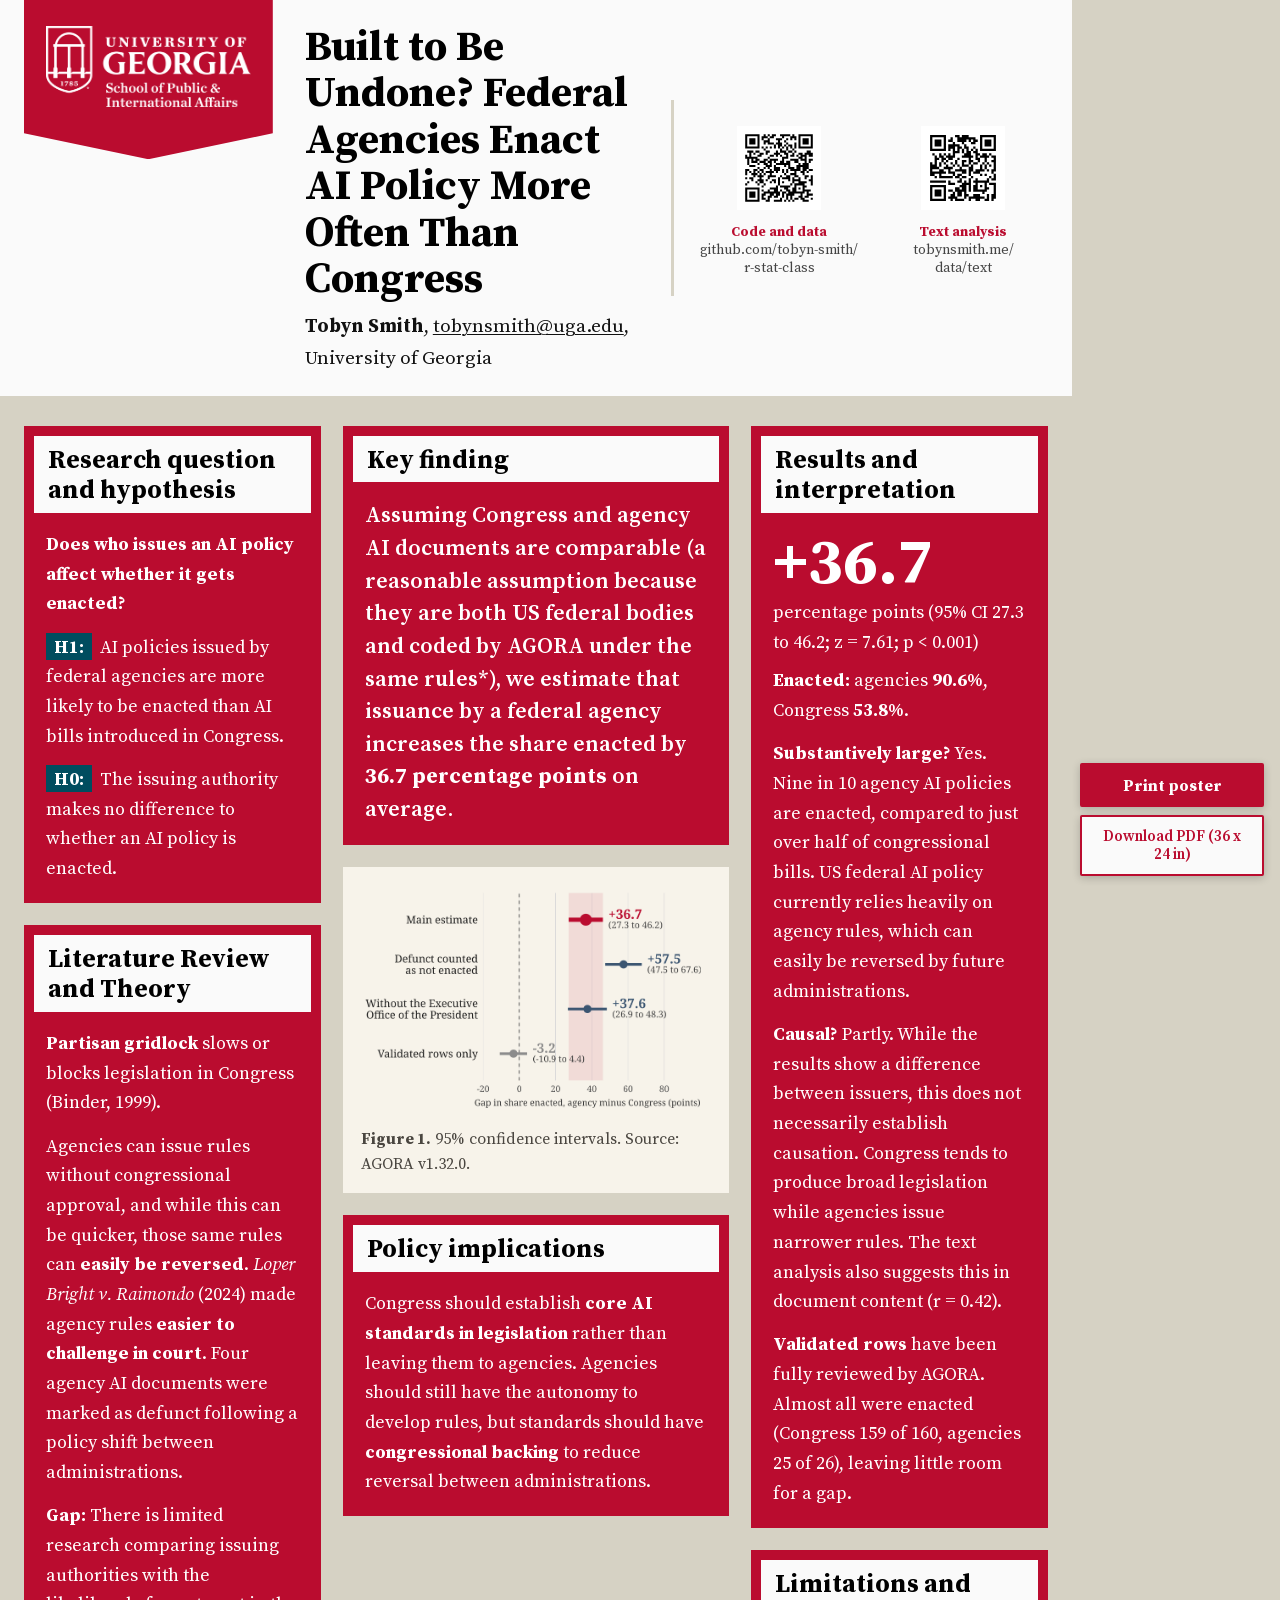
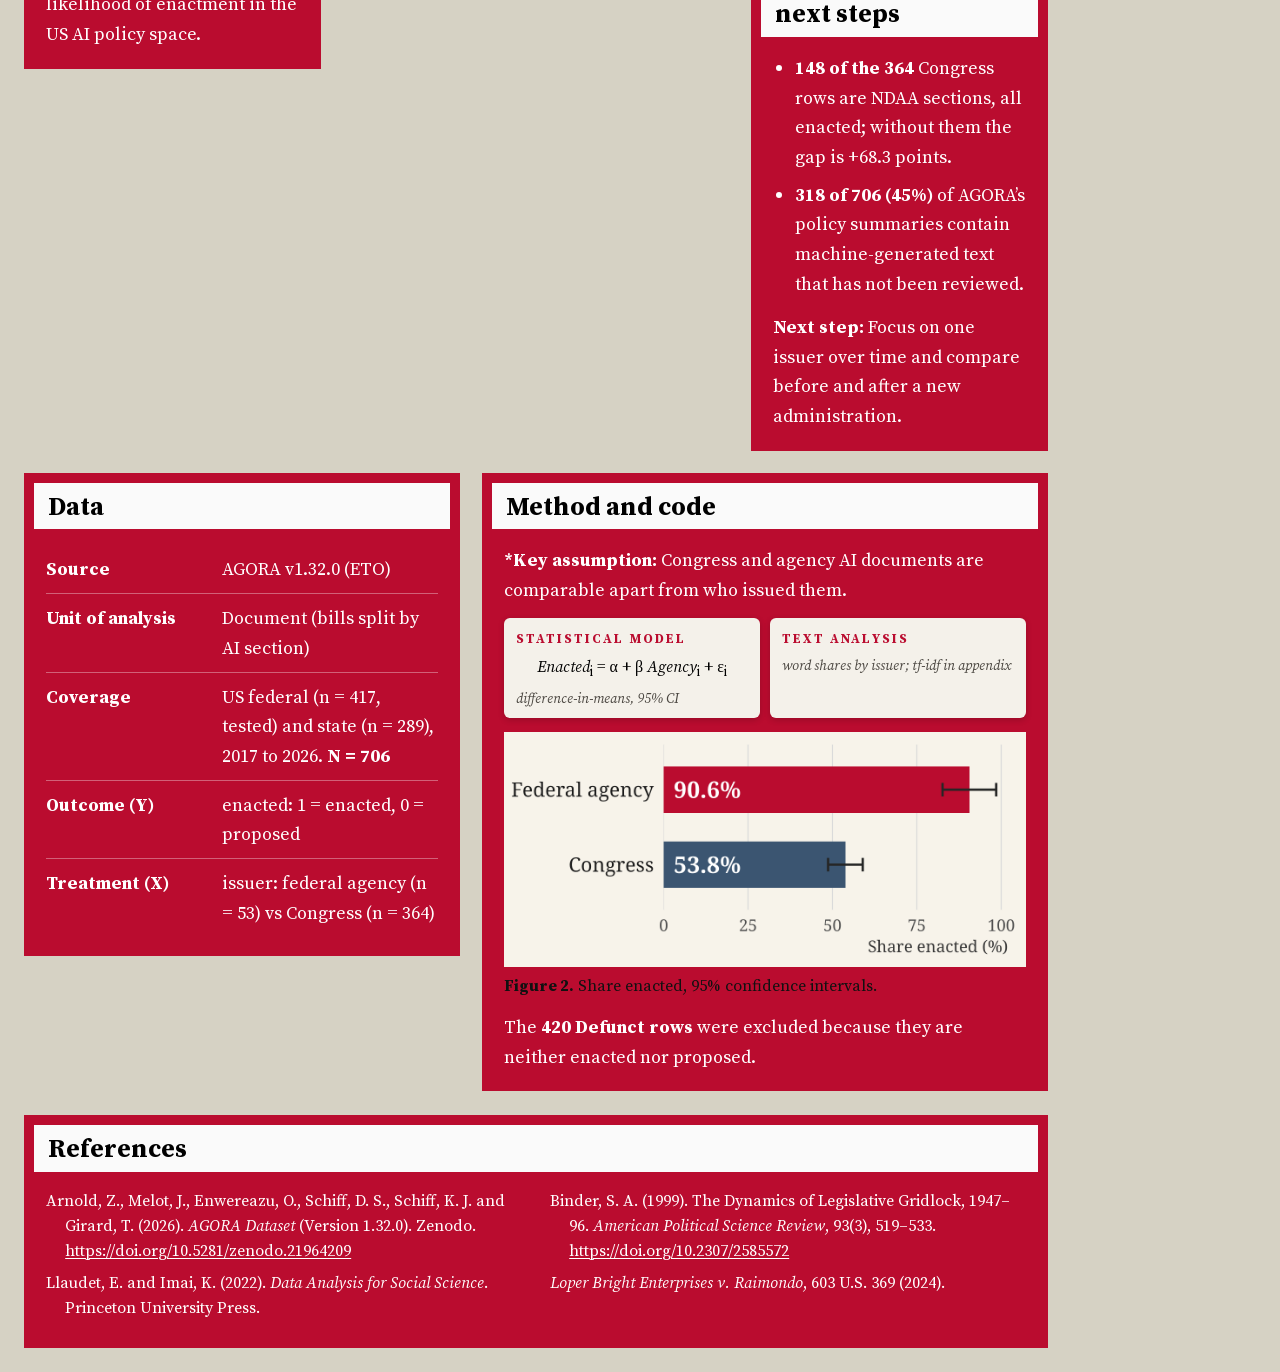
<file: site/index.html>
<!DOCTYPE html>
<html lang="en-GB">
<head>
<meta charset="utf-8">
<meta name="viewport" content="width=device-width, initial-scale=1">
<meta http-equiv="Content-Security-Policy" content="default-src 'self'; script-src 'self'; style-src 'self'; img-src 'self'; font-src 'self'; connect-src 'self'; object-src 'none'; base-uri 'self'; form-action 'none'">
<title>Built to Be Undone? Federal Agencies Enact AI Policy More Often Than Congress</title>
<meta name="author" content="Tobyn Smith">
<meta name="description" content="Does who issues an AI policy affect whether it gets enacted? Tobyn Smith, University of Georgia.">
<meta name="robots" content="noindex">
<meta name="theme-color" content="#BA0C2F">
<link rel="icon" href="/favicon.svg?v=2" type="image/svg+xml">
<link rel="preload" href="assets/fonts/sourceserifpro-regular.woff2" as="font" type="font/woff2" crossorigin>
<link rel="preload" href="assets/fonts/sourceserifpro-bold.woff2" as="font" type="font/woff2" crossorigin>
<link rel="stylesheet" href="assets/poster.css?v=6">
</head>
<body>
<header class="head">
 <div class="head-in">
  <div class="logo"><img src="assets/spia_logo_white.png" width="900" height="357" alt="University of Georgia School of Public and International Affairs"></div>
  <div class="head-text">
   <h1>Built to Be Undone? Federal Agencies Enact AI Policy More Often Than Congress</h1>
   <p class="byline"><b>Tobyn Smith</b>, <a href="mailto:tobynsmith@uga.edu">tobynsmith@uga.edu</a>, University of Georgia</p>
  </div>
<div class="qrpanel headqr">
  <a class="qrbig" href="https://github.com/tobyn-smith/r-stat-class">
   <img class="qrimg" src="assets/qr_code.svg" width="370" height="370" alt="QR code linking to github.com/tobyn-smith/r-stat-class">
   <span class="qrlab"><b>Code and data</b><br><span class="nw">github.com/tobyn-smith/</span><wbr><span class="nw">r-stat-class</span></span>
  </a>
  <a class="qrbig" href="text/">
   <img class="qrimg" src="assets/qr_text.svg" width="370" height="370" alt="QR code linking to tobynsmith.me/data/text">
   <span class="qrlab"><b>Text analysis</b><br><span class="nw">tobynsmith.me/</span><wbr><span class="nw">data/text</span></span>
  </a>
 </div>
 </div>
</header>

<main class="grid">
<div class="col c1">
<section class="box">
  <h2>Research question and hypothesis</h2>
  <div class="pb">
   <p><b>Does who issues an AI policy affect whether it gets enacted?</b></p>
   <p><b class="tag">H1:</b> AI policies issued by federal agencies are more likely to be enacted than AI bills introduced in Congress.</p>
   <p><b class="tag">H0:</b> The issuing authority makes no difference to whether an AI policy is enacted.</p>
  </div>
 </section>
<section class="box">
  <h2>Literature Review and Theory</h2>
  <div class="pb">
   <p><b>Partisan gridlock</b> slows or blocks legislation in Congress (Binder, 1999).</p>
   <p>Agencies can issue rules without congressional approval, and while this can be quicker, those same rules can <b>easily be reversed</b>. <i>Loper Bright v. Raimondo</i> (2024) made agency rules <b>easier to challenge in court</b>. Four agency AI documents were marked as defunct following a policy shift between administrations.</p>
   <p><b>Gap:</b> There is limited research comparing issuing authorities with the likelihood of enactment in the US AI policy space.</p>
  </div>
 </section>
</div>
<div class="col c2">
<section class="box">
  <h2>Data</h2>
  <div class="pb">
   <dl class="dtable">
    <div><dt>Source</dt><dd>AGORA v1.32.0 (ETO)</dd></div>
    <div><dt>Unit of analysis</dt><dd>Document (bills split by AI section)</dd></div>
    <div><dt>Coverage</dt><dd>US federal (n = 417, tested) and state (n = 289), 2017 to 2026. <b>N = 706</b></dd></div>
    <div><dt>Outcome (Y)</dt><dd>enacted: 1 = enacted, 0 = proposed</dd></div>
    <div><dt>Treatment (X)</dt><dd>issuer: federal agency (n = 53) vs Congress (n = 364)</dd></div>
    
   </dl>
  </div>
 </section>
<section class="box">
  <h2>Method and code</h2>
  <div class="pb">
<p><b>*Key assumption:</b> Congress and agency AI documents are comparable apart from who issued them.</p>
<div class="mpanels">
<div class="mpanel"><h3>Statistical model</h3><p class="meq"><i>Enacted</i><sub>i</sub> = &alpha; + &beta; <i>Agency</i><sub>i</sub> + &epsilon;<sub>i</sub></p><p class="mdesc">difference-in-means, 95% CI</p></div>
<div class="mpanel"><h3>Text analysis</h3><p class="mdesc">word shares by issuer; tf-idf in appendix</p></div>
</div>
<figure class="fig2"><img class="figimg" src="assets/fig_share.png" width="2400" height="1080" alt="Figure 2: share of AI documents enacted, federal agency 90.6% and Congress 53.8%, with 95% confidence intervals"><figcaption class="cap"><b>Figure 2.</b> Share enacted, 95% confidence intervals.</figcaption></figure>
 <p class="qrnote">The <b>420 Defunct rows</b> were excluded because they are neither enacted nor proposed.</p>

</section>
</div>
<div class="col c3">
<section class="box keyban">
<h2>Key finding</h2>
<div class="pb"><p class="sentence">Assuming Congress and agency AI documents are comparable (a reasonable assumption because they are both US federal bodies and coded by AGORA under the same rules*), we estimate that issuance by a federal agency increases the share enacted by <b>36.7 percentage points</b> on average.</p></div>
</section>
<section class="figcard">
<img class="figimg" src="assets/fig_gap_ci.png" width="3300" height="2160" alt="Figure 1: difference in share enacted, federal agency minus Congress, with 95% confidence intervals for the main estimate and three checks">
<p class="cap"><b>Figure 1.</b> 95% confidence intervals. Source: AGORA v1.32.0.</p>
</section>
<section class="box policy">
  <h2>Policy implications</h2>
  <div class="pb"><p>Congress should establish <b>core AI standards in legislation</b> rather than leaving them to agencies. Agencies should still have the autonomy to develop rules, but standards should have <b>congressional backing</b> to reduce reversal between administrations.</p></div>
 </section>
</div>
<div class="col c4">
<section class="box">
  <h2>Results and interpretation</h2>
  <div class="pb">
<div class="headnum"><div class="num">+36.7</div><span>percentage points (95% CI 27.3 to 46.2; z&nbsp;=&nbsp;7.61; p&nbsp;&lt;&nbsp;0.001)</span></div>
<div class="twocol">
<div><p><b>Enacted:</b> agencies <b>90.6%</b>, Congress <b>53.8%</b>.</p><p><b>Substantively large?</b> Yes. Nine in 10 agency AI policies are enacted, compared to just over half of congressional bills. US federal AI policy currently relies heavily on agency rules, which can easily be reversed by future administrations.</p></div>
<div><p><b>Causal?</b> Partly. While the results show a difference between issuers, this does not necessarily establish causation. Congress tends to produce broad legislation while agencies issue narrower rules. The text analysis also suggests this in document content (r = 0.42).</p></div>
</div>
<p><b>Validated rows</b> have been fully reviewed by AGORA. Almost all were enacted (Congress 159 of 160, agencies 25 of 26), leaving little room for a gap.</p>
</div>
 </section>
<section class="box limits">
  <h2>Limitations and next steps</h2>
  <div class="pb">
   <ul class="lim"><li><b>148 of the 364</b> Congress rows are NDAA sections, all enacted; without them the gap is +68.3 points.</li><li><b>318 of 706 (45%)</b> of AGORA&rsquo;s policy summaries contain machine-generated text that has not been reviewed.</li></ul>
   <p class="after-list"><b>Next step:</b> Focus on one issuer over time and compare before and after a new administration.</p>
  </div>
 </section>
</div>
</main>
<div class="refwrap">
<section class="box refs refstrip">
  <h2>References</h2>
  <div class="pb">
   <p>Arnold, Z., Melot, J., Enwereazu, O., Schiff, D. S., Schiff, K. J. and Girard, T. (2026). <i>AGORA Dataset</i> (Version 1.32.0). Zenodo. <a href="https://doi.org/10.5281/zenodo.21964209">https://doi.org/10.5281/zenodo.21964209</a></p><p>Binder, S. A. (1999). The Dynamics of Legislative Gridlock, 1947&ndash;96. <i>American Political Science Review</i>, 93(3), 519&ndash;533. <a href="https://doi.org/10.2307/2585572">https://doi.org/10.2307/2585572</a></p><p>Llaudet, E. and Imai, K. (2022). <i>Data Analysis for Social Science</i>. Princeton University Press.</p><p><i>Loper Bright Enterprises v. Raimondo</i>, 603 U.S. 369 (2024).</p>
  </div>
 </section>
</div>

<nav class="print-tools" aria-label="Print or download the poster">
 <button type="button" class="print-btn" id="print-poster" data-href="print.html?print=1">Print poster</button>
 <a class="print-pdf" href="poster_36x24.pdf" download="poster_36x24.pdf">Download PDF (36 x 24 in)</a>
</nav>
<div class="tip" id="tip" hidden></div>
<script src="assets/poster.js?v=5"></script>
<script src="assets/print-btn.js?v=5"></script>
</body>
</html>
</file>
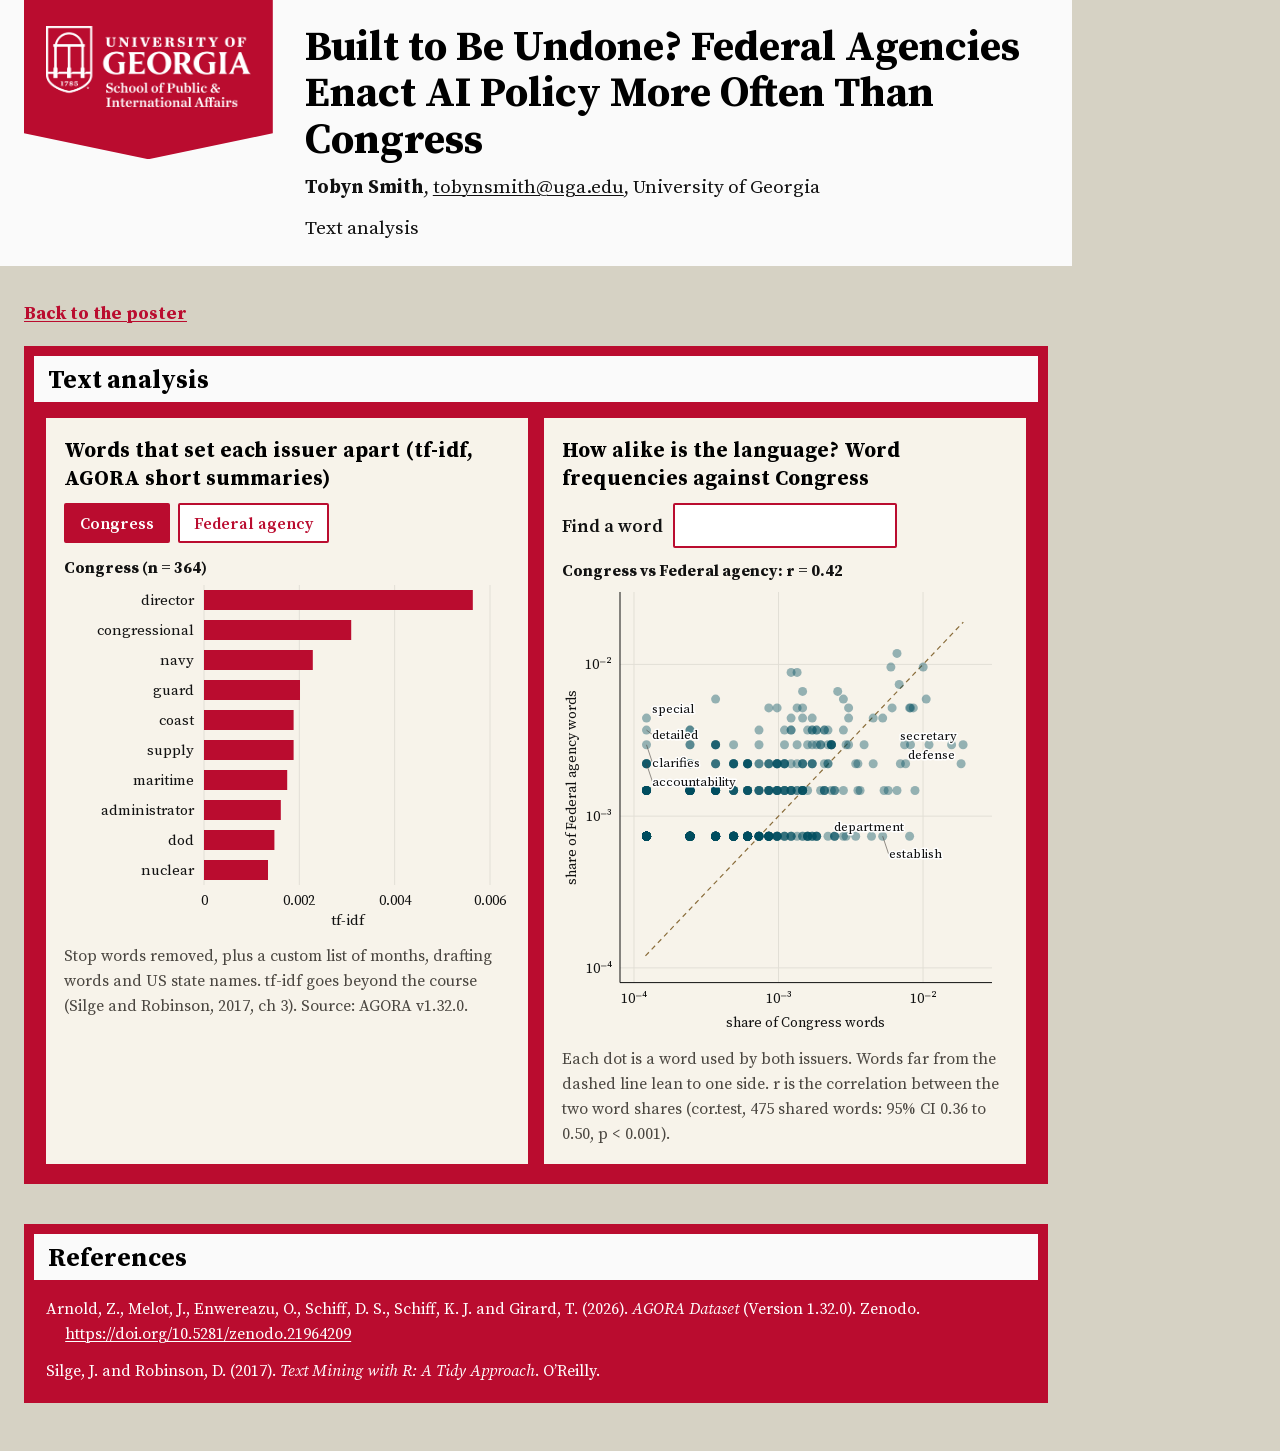
<file: site/text/index.html>
<!DOCTYPE html>
<html lang="en-GB">
<head>
<meta charset="utf-8">
<meta name="viewport" content="width=device-width, initial-scale=1">
<meta http-equiv="Content-Security-Policy" content="default-src 'self'; script-src 'self'; style-src 'self'; img-src 'self'; font-src 'self'; connect-src 'self'; object-src 'none'; base-uri 'self'; form-action 'none'">
<title>Text analysis &ndash; Built to Be Undone? Federal Agencies Enact AI Policy More Often Than Congress</title>
<meta name="author" content="Tobyn Smith">
<meta name="description" content="Text analysis for Tobyn Smith&rsquo;s US AI policy data project, University of Georgia.">
<meta name="robots" content="noindex">
<meta name="theme-color" content="#BA0C2F">
<link rel="icon" href="/favicon.svg?v=2" type="image/svg+xml">
<link rel="preload" href="../assets/fonts/sourceserifpro-regular.woff2" as="font" type="font/woff2" crossorigin>
<link rel="preload" href="../assets/fonts/sourceserifpro-bold.woff2" as="font" type="font/woff2" crossorigin>
<link rel="stylesheet" href="../assets/poster.css?v=5">
<link rel="stylesheet" href="text.css?v=6">
</head>
<body>
<header class="head">
 <div class="head-in">
  <div class="logo"><img src="../assets/spia_logo_white.png" width="900" height="357" alt="University of Georgia School of Public and International Affairs"></div>
  <div class="head-text">
   <h1>Built to Be Undone? Federal Agencies Enact AI Policy More Often Than Congress</h1>
   <p class="byline"><b>Tobyn Smith</b>, <a href="mailto:tobynsmith@uga.edu">tobynsmith@uga.edu</a>, University of Georgia</p>
   <p class="byline">Text analysis</p>
  </div>
 </div>
</header>

<p class="back"><a href="../">Back to the poster</a></p>

<section class="text-an" aria-labelledby="ta-h">
 <div class="ta-in">
  <section class="box">
   <h2 id="ta-h">Text analysis</h2>
   <div class="chips ta-tabs" role="group" aria-label="Chart">
    <button type="button" class="chip" data-tab="tf" aria-pressed="true">Distinct words</button>
    <button type="button" class="chip" data-tab="sc" aria-pressed="false">Shared words</button>
   </div>
   <div class="pb ta-grid">
    <div class="card ta-card" data-card="tf">
     <h3>Words that set each issuer apart (tf-idf, AGORA short summaries)</h3>
     <div class="chips" role="group" aria-label="Issuer">
      <button type="button" class="chip" data-tf="Congress" aria-pressed="true">Congress</button>
      <button type="button" class="chip" data-tf="Federal agency" aria-pressed="false">Federal agency</button>
     </div>
     <div class="chart" id="figTF"></div>
     <div class="readout" id="readTF" aria-live="polite"></div>
     <p class="cap">Stop words removed, plus a custom list of months, drafting words and US state names. tf-idf goes beyond the course (Silge and Robinson, 2017, ch 3). Source: AGORA v1.32.0.</p>
    </div>
    <div class="card ta-card sc-card" data-card="sc">
     <h3>How alike is the language? Word frequencies against Congress</h3>
     <label class="find"><span>Find a word</span><input type="search" id="findword" autocomplete="off" spellcheck="false" list="wordlist"></label>
     <datalist id="wordlist"></datalist>
     <div class="chart" id="figSC"></div>
     <div class="readout" id="readSC" aria-live="polite"></div>
     <p class="cap">Each dot is a word used by both issuers. Words far from the dashed line lean to one side. r is the correlation between the two word shares (cor.test, 475 shared words: 95% CI 0.36 to 0.50, p &lt; 0.001).</p>
    </div>
   </div>
  </section>
 </div>
</section>

<div class="extra">
 <section class="box refs">
  <h2>References</h2>
  <div class="pb">
   <p>Arnold, Z., Melot, J., Enwereazu, O., Schiff, D. S., Schiff, K. J. and Girard, T. (2026). <i>AGORA Dataset</i> (Version 1.32.0). Zenodo. <a href="https://doi.org/10.5281/zenodo.21964209">https://doi.org/10.5281/zenodo.21964209</a></p>
   <p>Silge, J. and Robinson, D. (2017). <i>Text Mining with R: A Tidy Approach</i>. O&rsquo;Reilly.</p>
  </div>
 </section>
</div>

<div class="tip" id="tip" hidden></div>
<script src="../assets/poster.js?v=6"></script>
<script src="../assets/print-btn.js?v=5"></script>
</body>
</html>
</file>
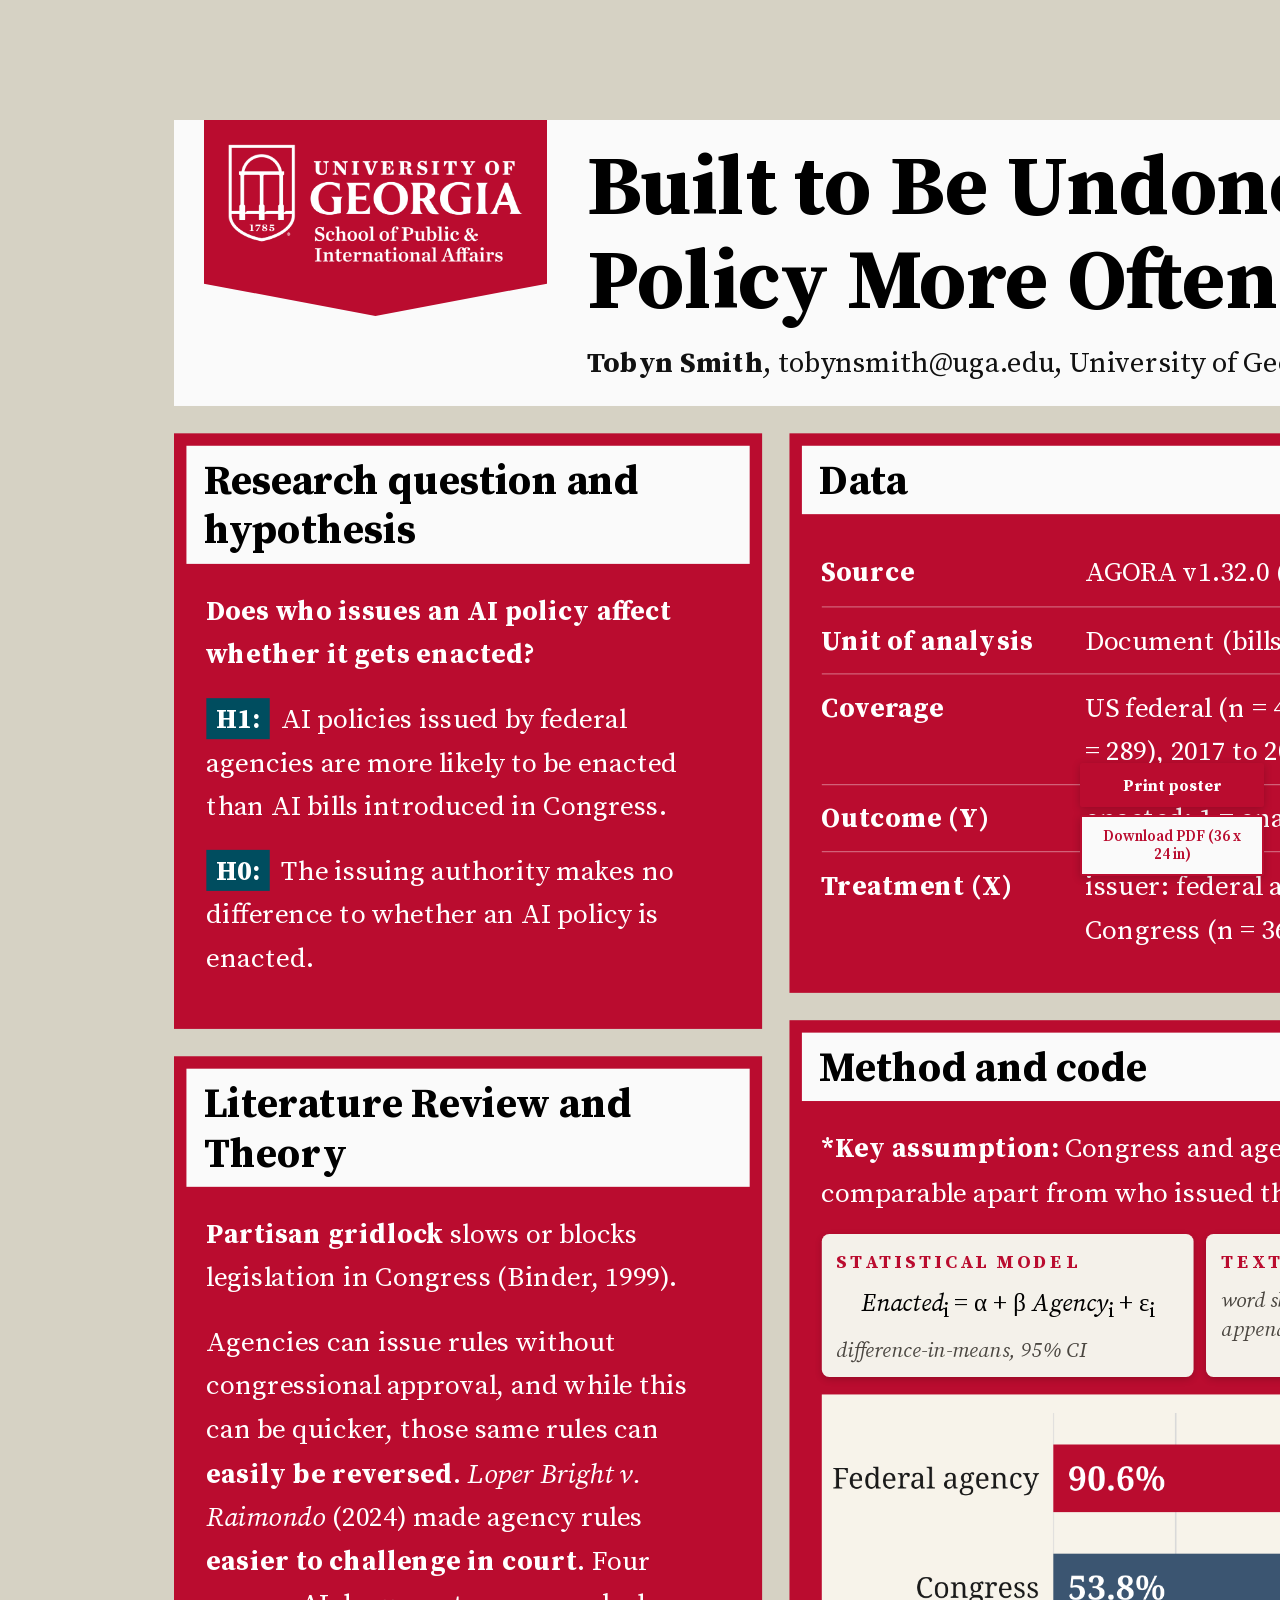
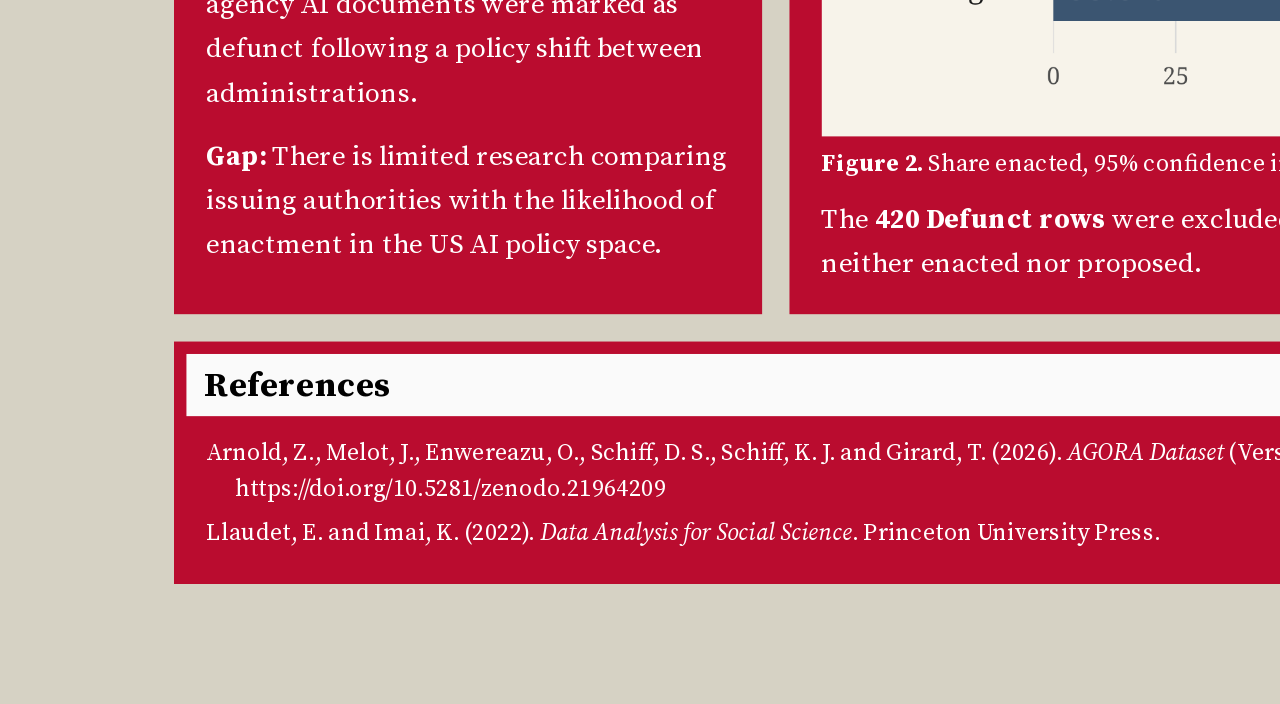
<file: site/print.html>
<!DOCTYPE html>

<html lang="en-GB">
<head>
<meta charset="utf-8"/>
<meta content="width=device-width, initial-scale=1" name="viewport"/>
<meta content="default-src 'self'; script-src 'self'; style-src 'self'; img-src 'self'; font-src 'self'; connect-src 'self'; object-src 'none'; base-uri 'self'; form-action 'none'" http-equiv="Content-Security-Policy"/>
<title>Built to Be Undone? Federal Agencies Enact AI Policy More Often Than Congress</title>
<meta content="Tobyn Smith" name="author"/>
<meta content="Does who issues an AI policy affect whether it gets enacted? Tobyn Smith, University of Georgia." name="description"/>
<meta content="noindex" name="robots"/>
<meta content="#BA0C2F" name="theme-color"/>
<link href="/favicon.svg?v=2" rel="icon" type="image/svg+xml"/>
<link as="font" crossorigin="" href="assets/fonts/sourceserifpro-regular.woff2" rel="preload" type="font/woff2"/>
<link as="font" crossorigin="" href="assets/fonts/sourceserifpro-bold.woff2" rel="preload" type="font/woff2"/>
<link href="assets/poster.css?v=6" rel="stylesheet"/><link href="assets/print.css?v=6" rel="stylesheet"/>
</head>
<body class="print"><div id="sheet"><div id="poster"><header class="head">
<div class="head-in">
<div class="logo"><img alt="University of Georgia School of Public and International Affairs" height="357" src="assets/spia_logo_white.png" width="900"/></div>
<div class="head-text">
<h1>Built to Be Undone? Federal Agencies Enact AI Policy More Often Than Congress</h1>
<p class="byline"><b>Tobyn Smith</b>, <a href="mailto:tobynsmith@uga.edu">tobynsmith@uga.edu</a>, University of Georgia</p>
</div>
<div class="qrpanel headqr">
<a class="qrbig" href="https://github.com/tobyn-smith/r-stat-class">
<img alt="QR code linking to github.com/tobyn-smith/r-stat-class" class="qrimg" height="370" src="assets/qr_code.svg" width="370"/>
<span class="qrlab"><b>Code and data</b><br/><span class="nw">github.com/tobyn-smith/</span><wbr/><span class="nw">r-stat-class</span></span>
</a>
<a class="qrbig" href="text/">
<img alt="QR code linking to tobynsmith.me/data/text" class="qrimg" height="370" src="assets/qr_text.svg" width="370"/>
<span class="qrlab"><b>Text analysis</b><br/><span class="nw">tobynsmith.me/</span><wbr/><span class="nw">data/text</span></span>
</a>
</div>
</div>
</header><main class="grid">
<div class="col c1">
<section class="box">
<h2>Research question and hypothesis</h2>
<div class="pb">
<p><b>Does who issues an AI policy affect whether it gets enacted?</b></p>
<p><b class="tag">H1:</b> AI policies issued by federal agencies are more likely to be enacted than AI bills introduced in Congress.</p>
<p><b class="tag">H0:</b> The issuing authority makes no difference to whether an AI policy is enacted.</p>
</div>
</section>
<section class="box">
<h2>Literature Review and Theory</h2>
  <div class="pb">
   <p><b>Partisan gridlock</b> slows or blocks legislation in Congress (Binder, 1999).</p>
   <p>Agencies can issue rules without congressional approval, and while this can be quicker, those same rules can <b>easily be reversed</b>. <i>Loper Bright v. Raimondo</i> (2024) made agency rules <b>easier to challenge in court</b>. Four agency AI documents were marked as defunct following a policy shift between administrations.</p>
   <p><b>Gap:</b> There is limited research comparing issuing authorities with the likelihood of enactment in the US AI policy space.</p>
  </div>
</section>
</div>
<div class="col c2">
<section class="box">
<h2>Data</h2>
<div class="pb">
<dl class="dtable">
    <div><dt>Source</dt><dd>AGORA v1.32.0 (ETO)</dd></div>
    <div><dt>Unit of analysis</dt><dd>Document (bills split by AI section)</dd></div>
    <div><dt>Coverage</dt><dd>US federal (n = 417, tested) and state (n = 289), 2017 to 2026. <b>N = 706</b></dd></div>
    <div><dt>Outcome (Y)</dt><dd>enacted: 1 = enacted, 0 = proposed</dd></div>
    <div><dt>Treatment (X)</dt><dd>issuer: federal agency (n = 53) vs Congress (n = 364)</dd></div>
    
   </dl>
</div>
</section>
<section class="box">
<h2>Method and code</h2>
<div class="pb">
<p><b>*Key assumption:</b> Congress and agency AI documents are comparable apart from who issued them.</p>
<div class="mpanels">
<div class="mpanel"><h3>Statistical model</h3><p class="meq"><i>Enacted</i><sub>i</sub> = &alpha; + &beta; <i>Agency</i><sub>i</sub> + &epsilon;<sub>i</sub></p><p class="mdesc">difference-in-means, 95% CI</p></div>
<div class="mpanel"><h3>Text analysis</h3><p class="mdesc">word shares by issuer; tf-idf in appendix</p></div>
</div>
<figure class="fig2"><img class="figimg" src="assets/fig_share.png" width="2400" height="1080" alt="Figure 2: share of AI documents enacted, federal agency 90.6% and Congress 53.8%, with 95% confidence intervals"><figcaption class="cap"><b>Figure 2.</b> Share enacted, 95% confidence intervals.</figcaption></figure>
<p class="qrnote">The <b>420 Defunct rows</b> were excluded because they are neither enacted nor proposed.</p>

</section>
</div>
<div class="col c3">
<section class="box keyban">
<h2>Key finding</h2>
<div class="pb"><p class="sentence">Assuming Congress and agency AI documents are comparable (a reasonable assumption because they are both US federal bodies and coded by AGORA under the same rules*), we estimate that issuance by a federal agency increases the share enacted by <b>36.7 percentage points</b> on average.</p></div>
</section>
<section class="figcard">
<img class="figimg" src="assets/fig_gap_ci.png" width="3300" height="2160" alt="Figure 1: difference in share enacted, federal agency minus Congress, with 95% confidence intervals for the main estimate and three checks">
<p class="cap"><b>Figure 1.</b> 95% confidence intervals. Source: AGORA v1.32.0.</p>
</section>
<section class="box policy">
<h2>Policy implications</h2>
<div class="pb"><p>Congress should establish <b>core AI standards in legislation</b> rather than leaving them to agencies. Agencies should still have the autonomy to develop rules, but standards should have <b>congressional backing</b> to reduce reversal between administrations.</p></div>
</section>
</div>
<div class="col c4">
<section class="box results">
<h2>Results and interpretation</h2>
<div class="pb">
<div class="headnum"><div class="num">+36.7</div><span>percentage points (95% CI 27.3 to 46.2; z = 7.61; p &lt; 0.001)</span></div>
<div class="twocol">
<div><p><b>Enacted:</b> agencies <b>90.6%</b>, Congress <b>53.8%</b>.</p><p><b>Substantively large?</b> Yes. Nine in 10 agency AI policies are enacted, compared to just over half of congressional bills. US federal AI policy currently relies heavily on agency rules, which can easily be reversed by future administrations.</p></div>
<div><p><b>Causal?</b> Partly. While the results show a difference between issuers, this does not necessarily establish causation. Congress tends to produce broad legislation while agencies issue narrower rules. The text analysis also suggests this in document content (r = 0.42).</p></div>
</div>
<p><b>Validated rows</b> have been fully reviewed by AGORA. Almost all were enacted (Congress 159 of 160, agencies 25 of 26), leaving little room for a gap.</p>
</div>
</section>
<section class="box limits">
<h2>Limitations and next steps</h2>
<div class="pb">
<ul class="lim"><li><b>148 of the 364</b> Congress rows are NDAA sections, all enacted; without them the gap is +68.3 points.</li><li><b>318 of 706 (45%)</b> of AGORA&rsquo;s policy summaries contain machine-generated text that has not been reviewed.</li></ul>
<p class="after-list"><b>Next step:</b> Focus on one issuer over time and compare before and after a new administration.</p>
</div>
</section>
</div>
</main>
<div class="refwrap">
<section class="box refs refstrip">
<h2>References</h2>
<div class="pb">
<p>Arnold, Z., Melot, J., Enwereazu, O., Schiff, D. S., Schiff, K. J. and Girard, T. (2026). <i>AGORA Dataset</i> (Version 1.32.0). Zenodo. <a href="https://doi.org/10.5281/zenodo.21964209">https://doi.org/10.5281/zenodo.21964209</a></p><p>Binder, S. A. (1999). The Dynamics of Legislative Gridlock, 1947–96. <i>American Political Science Review</i>, 93(3), 519–533. <a href="https://doi.org/10.2307/2585572">https://doi.org/10.2307/2585572</a></p><p>Llaudet, E. and Imai, K. (2022). <i>Data Analysis for Social Science</i>. Princeton University Press.</p><p><i>Loper Bright Enterprises v. Raimondo</i>, 603 U.S. 369 (2024).</p>
</div>
</section>
</div></div></div><div class="tip" hidden="" id="tip"></div><nav aria-label="Print or download the poster" class="print-tools">
<button class="print-btn" data-here="1" id="print-poster" type="button">Print poster</button>
<a class="print-pdf" download="poster_36x24.pdf" href="poster_36x24.pdf">Download PDF (36 x 24 in)</a>
</nav><script src="assets/poster.js?v=5"></script><script src="assets/print-btn.js?v=5"></script><script src="assets/print-fit.js?v=6"></script></body>
</html>
</file>
<file: site/assets/poster.css>
@font-face{font-family:"Source Serif Pro";src:url("fonts/sourceserifpro-regular.woff2") format("woff2");font-weight:400;font-style:normal;font-display:swap}
@font-face{font-family:"Source Serif Pro";src:url("fonts/sourceserifpro-it.woff2") format("woff2");font-weight:400;font-style:italic;font-display:swap}
@font-face{font-family:"Source Serif Pro";src:url("fonts/sourceserifpro-semibold.woff2") format("woff2");font-weight:600;font-style:normal;font-display:swap}
@font-face{font-family:"Source Serif Pro";src:url("fonts/sourceserifpro-bold.woff2") format("woff2");font-weight:700;font-style:normal;font-display:swap}
:root{--red:#BA0C2F;--khaki:#D6D2C4;--strip:#FAFAFA;--black:#000;--ink:#111;--teal:#004D5F;--muted:#4A4640;--max:1480px}
*{box-sizing:border-box}
html{-webkit-text-size-adjust:100%;text-size-adjust:100%}
html,body{margin:0;padding:0;overflow-x:hidden}
body{background:var(--khaki);color:var(--ink);font-family:"Source Serif Pro",Georgia,serif;font-size:18px;line-height:1.65;text-align:left}
img,svg{max-width:100%}
a{color:inherit;text-decoration-thickness:1px;text-underline-offset:2px}
a:hover{text-decoration-thickness:2px}
:focus-visible{outline:3px solid var(--teal);outline-offset:2px}
p{margin:0 0 .75em}
p:last-child{margin-bottom:0}

/* header: white band, red logo block with point */
.head{background:var(--strip);border-bottom:6px solid var(--khaki)}
.head-in{max-width:var(--max);margin:0 auto;padding:0 24px;display:flex;gap:32px;align-items:center}
.logo{flex:none;background:var(--red);padding:26px 22px 52px;clip-path:polygon(0 0,100% 0,100% calc(100% - 26px),50% 100%,0 calc(100% - 26px));align-self:flex-start}
.logo img{display:block;width:clamp(150px,16vw,230px);height:auto}
.head-text{padding:22px 0}
.head h1{font-weight:700;color:var(--black);font-size:clamp(32px,4.6vw,62px);line-height:1.1;margin:0}
.byline{font-weight:400;font-size:clamp(17px,1.5vw,20px);margin:.5em 0 0;overflow-wrap:anywhere}
.byline b{font-weight:700}

/* grid */
.grid{max-width:var(--max);margin:0 auto;padding:24px;display:grid;gap:22px;grid-template-columns:minmax(0,1fr)}
.col{display:flex;flex-direction:column;gap:22px;min-width:0}
/* phone and tablet: one column, key finding straight after the title */
@media (max-width:899px){
 .col{display:contents}
 .keyf,.keyban{order:-1}
}
/* four stacks: question and literature, data and method, key finding and figure, results and limitations */
@media (max-width:899px){.policy{order:1}.limits{order:2}}
@media (min-width:900px){
 .grid{grid-template-columns:minmax(0,10fr) minmax(0,13fr);grid-template-areas:"c1 c3" "c2 c4";align-items:start}
 .c1{grid-area:c1}.c2{grid-area:c2}.c3{grid-area:c3}.c4{grid-area:c4}
}
@media (min-width:1280px){
 .grid{grid-template-columns:minmax(0,1fr) minmax(0,1.3fr) minmax(0,1fr);grid-template-areas:"c1 c3 c4" "c2 c2 c2"}
 .c2{display:grid;grid-template-columns:minmax(0,1fr) minmax(0,1.3fr);align-items:start}
}

/* boxes: white title strip over red body, as on the SPIA Canva template */
.box{background:var(--red);color:#fff;padding:10px;min-width:0}
.box h2{background:var(--strip);color:var(--black);font-weight:700;font-size:clamp(23px,2vw,28px);line-height:1.2;margin:0;padding:8px 14px}
.box .pb{padding:16px 12px 10px}
.box a{color:#fff}
.tag{display:inline-block;background:var(--teal);color:#fff;font-weight:700;padding:0 8px;margin-right:4px;line-height:1.5}
.gap{display:inline-block;border:2px dashed #fff;padding:2px 8px;font-style:italic;background:rgba(255,255,255,.08)}
.keyf{background:var(--strip);border-left:10px solid var(--red);padding:18px 22px}
.keyf p{font-weight:700;color:var(--black);font-size:clamp(22px,2.1vw,29px);line-height:1.35}
.sentence-card{background:var(--strip);border:3px solid var(--red);padding:18px 20px}
.sentence{font-size:clamp(20px,1.7vw,23px);line-height:1.5;color:var(--black)}

/* data table */
.dtable{margin:0}
.dtable>div{display:grid;grid-template-columns:minmax(0,9em) minmax(0,1fr);gap:4px 14px;padding:9px 0;border-bottom:1px solid rgba(255,255,255,.35)}
.dtable>div:last-child{border-bottom:0}
.dtable dt{font-weight:700}
.dtable dd{margin:0}
@media (max-width:420px){.dtable>div{grid-template-columns:minmax(0,1fr)}}

/* notes */
.note{margin-top:14px;border-top:1px solid rgba(255,255,255,.35);padding-top:10px}
.note summary{cursor:pointer;font-weight:700;min-height:36px;display:flex;align-items:center;gap:8px;list-style:none}
.note summary::-webkit-details-marker{display:none}
.note summary::before{content:"";flex:none;width:0;height:0;border-left:7px solid #fff;border-top:6px solid transparent;border-bottom:6px solid transparent;transition:transform .15s}
.note[open] summary::before{transform:rotate(90deg)}
.note>*:not(summary){margin-top:10px}
.flow{margin:0;padding-left:1.3em}
.flow li{margin:0 0 .4em}
.agencies{margin:0;padding:0;list-style:none}
.agencies li{display:flex;justify-content:space-between;gap:12px;padding:5px 0;border-bottom:1px dotted rgba(255,255,255,.4)}
.agencies li span:last-child{font-variant-numeric:tabular-nums;white-space:nowrap}
.calc p{margin:0 0 .5em}
.calc .eq{font-variant-numeric:tabular-nums}
.qrrow{display:flex;gap:16px;align-items:center;margin-top:16px;text-decoration:none}
.qrimg{width:104px;height:104px;display:block;image-rendering:pixelated;flex:none;background:#fff;padding:6px}
.qrlab{line-height:1.45;overflow-wrap:anywhere}
.qrrow:hover .qrlab{text-decoration:underline}

/* figure card */
.figcard,.card{background:#F7F3EA;color:var(--ink);padding:18px;min-width:0}
.card h3{font-weight:700;font-size:21px;line-height:1.3;margin:0 0 .6em;color:var(--black)}
.chips{display:flex;flex-wrap:wrap;gap:8px;align-items:center;margin:0 0 12px}
.chips-lab{font-weight:700;margin-right:2px}
.chip{font:inherit;font-size:16px;font-weight:600;line-height:1.25;padding:8px 14px;min-height:40px;border-radius:2px;border:2px solid var(--red);background:#fff;color:var(--red);cursor:pointer;text-align:left}
.chip[aria-pressed="true"]{background:var(--red);color:#fff}
.chart{width:100%;position:relative}
.chart svg{display:block;width:100%;height:auto;overflow:visible;touch-action:manipulation}
.readout{min-height:3.3em;margin-top:10px;padding:10px 14px;background:#F3F2ED;border-left:5px solid var(--teal);font-size:16px;line-height:1.55;color:var(--ink)}
.readout:empty{display:none}
.cap{font-size:16px;color:var(--ink);line-height:1.55;margin:-8px 0 0}
.card .cap{margin:14px 0 0;color:var(--muted)}
svg text{font-family:"Source Serif Pro",Georgia,serif;fill:var(--ink)}
.bar{cursor:pointer}
.bar:hover rect.b,.bar.on rect.b{fill:var(--teal)}
.dot{cursor:pointer}
.dot.on{fill:var(--red);fill-opacity:1;stroke:var(--black);stroke-width:1}

.headnum{display:flex;flex-wrap:wrap;gap:4px 16px;align-items:baseline;margin:0 0 .5em}
.headnum .num{font-weight:700;font-size:clamp(52px,5vw,72px);line-height:1;color:#fff}
.headnum span{font-size:18px}
.twocol{display:grid;grid-template-columns:minmax(0,1fr);gap:0 24px}
.twocol>div{margin-bottom:.75em}
@media (min-width:600px){.twocol{grid-template-columns:minmax(0,1fr) minmax(0,1fr)}}
.lim{margin:0;padding-left:1.2em}
.lim li{margin:0 0 .45em}
.after-list{margin-top:.75em}
.refs p{font-size:16px;line-height:1.55;padding-left:1.2em;text-indent:-1.2em;overflow-wrap:anywhere}
.refs p .gap{text-indent:0}

/* text analysis */
.ta-in{max-width:var(--max);margin:0 auto;padding:0 24px 40px}
.ta-grid{display:grid;grid-template-columns:minmax(0,1fr);gap:16px}
@media (min-width:1100px){.ta-grid{grid-template-columns:minmax(0,1fr) minmax(0,1fr)}}
.find{display:flex;flex-wrap:wrap;align-items:center;gap:6px 10px;margin:0 0 10px;font-weight:600}
.find input{font:inherit;font-size:16px;padding:7px 10px;min-height:40px;width:14em;max-width:100%;border:2px solid var(--red);border-radius:2px;background:#fff;color:var(--ink)}

.tip{position:fixed;z-index:10;pointer-events:none;max-width:min(320px,80vw);background:var(--black);color:#fff;font-size:14px;line-height:1.45;padding:8px 10px;box-shadow:0 2px 8px rgba(0,0,0,.25)}
.tip b{color:#fff}
@media (hover:none){.tip{display:none !important}}

@media (max-width:600px){
 body{font-size:17px}
 .head-in{padding:0 16px;flex-direction:column;align-items:flex-start;gap:0}
 .logo{padding:18px 16px 40px;clip-path:polygon(0 0,100% 0,100% calc(100% - 20px),50% 100%,0 calc(100% - 20px))}
 .logo img{width:170px}
 .head-text{padding:14px 0 20px}
 .grid{padding:16px 12px;gap:16px}
 .col{gap:16px}
 .box{padding:8px}
 .box .pb{padding:14px 8px 8px}
 .figcard,.card{padding:14px}
 .ta-in{padding:0 12px 28px}
}
@media (prefers-reduced-motion:reduce){*{transition:none !important}}

/* Two QR codes, same wording as the poster */
.qrpanel{display:grid;grid-template-columns:1fr 1fr;gap:16px}
.qrbig{display:flex;flex-direction:column;align-items:center;background:var(--red);color:#fff;padding:16px 10px;text-align:center;text-decoration:none}
.qrbig img{display:block;width:120px;height:120px;max-width:none;background:#fff;flex:none}
.qrbig .qrlab{margin-top:10px;font-size:16px;line-height:1.4;color:#fff}
.qrbig .nw{white-space:nowrap}
.qrbig:hover .qrlab{text-decoration:underline;text-decoration-thickness:2px}
@media (min-width:900px){
 .qrbig img{width:148px;height:148px}
 .qrbig .qrlab{font-size:17px}
}

/* Print / download control: reserved space so it never sits on the text */
.print-tools{
 position:fixed;z-index:30;display:flex;flex-direction:column;align-items:stretch;gap:8px;
 font-family:"Source Serif Pro",Georgia,serif
}
.print-btn,.print-pdf{
 font:inherit;font-size:16px;font-weight:700;line-height:1.25;text-align:center;
 padding:10px 14px;margin:0;border-radius:2px;cursor:pointer;
 text-decoration:none;box-shadow:0 2px 8px rgba(0,0,0,.2)
}
.print-btn{background:var(--red);color:#fff;border:2px solid var(--red)}
.print-btn:hover{background:#9a0a27;border-color:#9a0a27}
.print-pdf{background:var(--strip);color:var(--red);border:2px solid var(--red);font-weight:600;font-size:15px}
.print-pdf:hover{text-decoration:underline;text-decoration-thickness:2px}
@media (min-width:701px){
 body:not(.print){padding-right:13rem}
 .print-tools{right:max(16px,env(safe-area-inset-right,0px));bottom:max(24px,env(safe-area-inset-bottom,0px));width:11.5rem}
}
@media (max-width:700px){
 /* Sit the controls under the title, in the flow, so they never cover the text */
 body:not(.print){display:flex;flex-direction:column;padding-bottom:0}
 body:not(.print)>*{order:2}
 body:not(.print)>.head{order:0}
 body:not(.print)>.print-tools{
  order:1;position:static;left:auto;right:auto;bottom:auto;
  margin:12px 12px 0;width:auto;max-width:none;flex-direction:row;flex-wrap:wrap
 }
 body:not(.print)>.print-tools .print-btn,
 body:not(.print)>.print-tools .print-pdf{flex:1 1 9rem}
}
@media print{
 .print-tools{display:none !important}
 body{padding-right:0;padding-bottom:0}
}

.mpanels{display:grid;grid-template-columns:repeat(auto-fit,minmax(min(100%,230px),1fr));gap:10px;margin-top:.7em}
.mpanel{background:#F4F1EA;color:var(--ink);padding:10px 12px;border-radius:6px;box-shadow:0 2px 6px rgba(0,0,0,.18);min-width:0}
.mpanel h3{color:var(--red);font-family:inherit;font-size:13px;letter-spacing:.16em;text-transform:uppercase;margin:0 0 .5em;font-weight:700}
.mpanel .meq{text-align:center;white-space:nowrap;font-size:16px;line-height:1.3;color:var(--black);margin:0 0 .5em}
.mpanel .mred{color:var(--red);font-weight:700}
.mpanel .mdesc{font-style:italic;color:var(--muted);font-size:14px;line-height:1.35;margin:0}
.mpanel code{font-size:.92em;font-style:normal}

/* Key finding: same white title band as the other boxes */
.keyban .sentence{color:#fff;font-weight:600;margin:0}
/* caption sits straight under the chart */
.figcard .cap{margin:12px 0 0;color:var(--muted)}
/* QR codes inside Method and code */
.box .qrpanel{margin-top:14px;gap:10px;grid-template-columns:minmax(0,1fr) minmax(0,1fr)}
.box .qrbig{background:#F4F1EA;color:var(--ink);border-radius:6px;box-shadow:0 2px 6px rgba(0,0,0,.18);padding:12px 8px}
.box .qrbig{min-width:0}
.box .qrbig .qrlab{color:var(--ink);font-size:14px;max-width:100%}
.box .qrbig img{width:100%;max-width:110px;height:auto;aspect-ratio:1}
@media (min-width:900px){.box .qrbig img{max-width:120px;width:100%;height:auto}.box .qrbig .qrlab{font-size:14px}}
.box .qrbig .qrlab .nw{white-space:normal;overflow-wrap:anywhere}
.qrnote{margin-top:14px}

/* Figure 1 image and footnote line */
.figimg{display:block;width:100%;height:auto}
.qrfoot{font-size:16px;color:#fff;opacity:.9;line-height:1.5}

/* References: full-width strip under the three columns */
.refwrap{max-width:var(--max);margin:0 auto;padding:0 24px 24px}
@media (min-width:900px){.refstrip .pb{display:grid;grid-template-columns:minmax(0,1fr) minmax(0,1fr);gap:0 28px}.refstrip .pb p{margin:0 0 .5em}}
@media (max-width:600px){.refwrap{padding:0 12px 16px}}
/* QR codes sit at the right end of the title band */
.head-text{flex:1;min-width:0}
.headqr{flex:none;display:flex;gap:14px;align-items:center;padding:14px 0}
.headqr .qrbig{flex-direction:row;gap:12px;padding:10px 14px;text-align:left}
.headqr .qrbig img{width:110px;height:110px}
.headqr .qrbig .qrlab{margin-top:0;font-size:16px}
.fig2{margin:14px 0 0}
.fig2 img{display:block;width:100%;height:auto}
.fig2 .cap{margin:.4em 0 0}
@media (max-width:760px){body:not(.print) .headqr{padding:0 0 16px;flex-wrap:wrap}}
/* QR codes blend into the light title band */
.headqr{border-left:3px solid var(--khaki);padding-left:20px}
.headqr .qrbig{background:transparent;color:var(--ink)}
.headqr .qrbig img{background:transparent}
.headqr .qrbig .qrlab{color:#444}
.headqr .qrbig .qrlab b{color:var(--red)}
.headqr{align-items:flex-start}.headqr .qrbig{justify-content:flex-start}
/* web header: QR codes stacked above short labels so the title keeps its width */
.headqr .qrbig{flex-direction:column;align-items:center;text-align:center;gap:6px;padding:6px 8px;width:170px}
.headqr .qrbig img{width:96px;height:96px}
.headqr .qrbig .qrlab{font-size:14px;line-height:1.3;white-space:normal}
.headqr .qrbig .nw{white-space:nowrap}
@media (max-width:1100px){body:not(.print) .headqr .qrbig{width:150px}body:not(.print) .headqr .qrbig img{width:84px;height:84px}}
@media (max-width:760px){body:not(.print) .headqr{border-left:0;padding-left:0;border-top:3px solid var(--khaki);padding-top:12px;width:100%;justify-content:flex-start}}
body:not(.print) .head h1{font-size:clamp(30px,3.3vw,52px)}
.headqr .qrbig .qrlab{overflow-wrap:normal;word-break:normal}
body:not(.print) .c4 .twocol{grid-template-columns:minmax(0,1fr)}
</file>
<file: site/text/text.css>
.back{max-width:var(--max);margin:0 auto;padding:16px 24px 0;font-weight:700}
.back a{color:var(--red)}
.intro{max-width:var(--max);margin:0 auto;padding:8px 24px 16px}
.extra{max-width:var(--max);margin:0 auto;padding:0 24px 48px;display:flex;flex-direction:column;gap:22px}
.text-an{padding-top:8px}
@media (max-width:600px){
 .back{padding:14px 16px 0}
 .intro{padding:8px 16px 12px}
 .extra{padding:0 12px 36px}
}

.back a{display:inline-block;padding:10px 0;min-height:44px;box-sizing:border-box}
.ta-tabs{display:none}
@media (max-width:1099px){
 .ta-tabs{display:flex;position:sticky;top:0;z-index:5;background:#fff;margin:0;padding:10px 12px}
 .ta-tabs .chip{flex:1;text-align:center;min-height:44px}
 .ta-card.off{display:none}
}
@media (max-width:760px){
 body:not(.print) .head-in{flex-direction:row;align-items:center;gap:12px}
 .head .logo img{width:84px;height:auto}
 body:not(.print) .head h1{font-size:21px;line-height:1.2}
 .head-text{padding:10px 0}
 body:not(.print) .head .byline{font-size:14px;margin:4px 0 0}
 .ta-grid .card{padding:12px 8px}
 .sc-card{display:flex;flex-direction:column}
 .sc-card h3{order:0}.sc-card .find{order:1}.sc-card .readout{order:2;margin:0 0 8px}.sc-card .chart{order:3}.sc-card .cap{order:4}
 #figSC svg{touch-action:manipulation}
}
</file>
<file: site/assets/print.css>
/* Print layout: 36 x 24 in landscape, 1.25 in safe margin, khaki bleed */
@page{size:36in 24in;margin:0}
html,body{width:36in;height:24in;overflow:hidden;background:var(--khaki);-webkit-print-color-adjust:exact;print-color-adjust:exact}
#sheet{position:relative;width:36in;height:24in;overflow:hidden;background:var(--khaki)}
#poster{position:absolute;left:1in;top:1in;width:var(--dw,1700px);transform-origin:0 0}
.print .head-in,.print .grid,.print .ta-in{max-width:none}
.print .head{border-bottom:0}
.print .logo img{width:230px}
.print .head h1{font-size:62px}
.print .byline{font-size:20px}
.print .box h2{font-size:28px}
.print .keyf p{font-size:29px}
.print .sentence{font-size:23px}
.print .headnum .num{font-size:72px}
.print .c2{grid-row:auto}
.print .ta-in{padding:0}
.print .twocol{grid-template-columns:minmax(0,1fr) minmax(0,1fr)}
.print .ta-grid{grid-template-columns:minmax(0,1fr) minmax(0,1fr)}
/* interactive controls are not shown in print */
.print .chips,.print .find,.print .readout,.print .tip{display:none !important}
.print .note summary{cursor:default}
.print .note summary::before{display:none}
.print a{text-decoration:none}
/* QR panel */
.qrpanel{display:grid;grid-template-columns:1fr 1fr;gap:22px}
.qrbig{display:flex;flex-direction:column;align-items:center;background:var(--red);color:#fff;padding:18px;text-align:center}
.qrbig img{display:block;width:var(--qr,216px);height:var(--qr,216px);background:#fff}
.qrbig .qrlab{margin-top:12px;font-size:20px;line-height:1.4;color:#fff}
.row2{display:grid;grid-template-columns:minmax(0,2.3fr) minmax(0,1fr);gap:22px;align-items:start}
.print .text-an{min-width:0}
.agbox .note{margin-top:0;border-top:0;padding-top:0}
.row2.full{grid-template-columns:minmax(0,1fr)}
.print .hidden{display:none !important}
.qrbig .qrlab{white-space:nowrap;font-size:18px}
.qrpanel{gap:16px}
.qrbig{padding:16px 10px}
.print #figSC text{stroke:none}
.qrbig{padding:14px 8px}
.qrbig img{flex:none;max-width:none}
.qrbig .qrlab{white-space:normal}
.qrbig .nw{white-space:nowrap}

/* Bigger type on the 36 x 24 in sheet */
.print,body.print{font-size:21px;line-height:1.6}
.print .logo img{width:268px}
.print .head h1{font-size:72px}
.print .byline{font-size:23px}
.print .box h2{font-size:33px}
.print .keyf p{font-size:34px}
.print .sentence{font-size:27px}
.print .headnum .num{font-size:84px}
.print .headnum span{font-size:21px}
.print .cap{font-size:19px}
.print .refs p{font-size:19px}
.print .dtable{font-size:21px}
.print .box .pb{padding:20px 16px 14px}
.print .keyf{padding:22px 24px}
.print .sentence-card{padding:22px 24px}
.print .figcard{padding:22px}
.print .grid{gap:22px;padding:28px 0 0}
.print .col{gap:22px}
/* Fill the safe height: leftover space is shared between sections, not left as a hole */
.print #poster{display:flex;flex-direction:column}
.print .grid{flex:1 1 auto;align-items:stretch;min-height:0}
.print .col{justify-content:space-between}

.print .mpanels{grid-template-columns:minmax(0,1fr) minmax(0,1fr)}

/* Three real columns, each a stack of boxes; boxes stretch so the column bottoms line up */
/* Four stacks; widths tuned so the columns end level and the figure gets the widest column */
.print .grid{display:grid !important;grid-template-columns:minmax(0,0.8fr) minmax(0,1.12fr) minmax(0,1.15fr) minmax(0,1.05fr) !important;grid-template-areas:"c1 c2 c3 c4" !important;grid-template-rows:auto !important}
.print .col{display:flex !important;flex-direction:column;justify-content:flex-start}
.print .c1{grid-area:c1}.print .c2{grid-area:c2}.print .c3{grid-area:c3}.print .c4{grid-area:c4}
.print .c3,.print .c4{grid-row:auto}
.print .col>section{flex:1 1 auto}
.print .col>.figcard{flex:0 0 auto}
.print .figcard .cap{margin-top:14px}
.print .box .qrbig img{width:150px;height:150px}
.print .box .qrbig .qrlab{font-size:18px}
.print .box .qrbig img{max-width:none;width:150px;height:150px}
/* narrower layout width so the sheet scales up and the text prints larger */
.print #poster{width:2600px}
.print .box .qrbig .qrlab{font-size:17px}
.print .mpanel .meq{font-size:20px}
.print .mpanel h3{font-size:15px}
.print .mpanel .mdesc{font-size:17px}
.print .box .qrbig .qrlab .nw{white-space:nowrap}
/* landscape: QR cards sit image-left, label-right so Method stays compact */
.print .box .qrbig{flex-direction:row;justify-content:center;gap:16px;text-align:left;padding:12px 14px}
.print .box .qrbig .qrlab{margin-top:0}
.print .box .qrbig img{width:140px;height:140px}
.print,body.print{font-size:22px}
.print .dtable{font-size:22px}
.qrnote{margin-top:12px}
.print .qrfoot{font-size:19px}

/* References strip along the bottom, four short entries in two columns */
.print .refwrap{max-width:none;padding:22px 0 0}
.print .refstrip .pb{display:grid;grid-template-columns:minmax(0,1fr) minmax(0,1fr);gap:0 36px;padding:14px 16px 10px}
.print .refstrip .pb p{margin:0 0 .35em}
.print .refstrip h2{font-size:28px}
/* Results sits in a narrow column, so its two halves stack */
.print .c4 .twocol{grid-template-columns:minmax(0,1fr)}
.print .c4 .twocol>div{margin-bottom:0}
.print .c4 .twocol>div>p:last-child{margin-bottom:.75em}
/* QR cards: code above its label so long links never spill out of the card */
.print .box .qrbig{flex-direction:column;align-items:center;text-align:center;gap:10px;padding:14px 10px}
.print .box .qrbig img{width:132px;height:132px}
.print .box .qrbig .qrlab{font-size:18px}
/* slimmer header leaves more height for the boxes */
.print .logo{padding:20px 20px 44px}
.print .logo img{width:236px}
.print .head-text{padding:16px 0}
.print .head h1{font-size:68px}
.print .grid{padding-top:22px}
/* header QR codes */
.print .headqr{gap:18px;padding:16px 0}
.print .headqr .qrbig{flex-direction:row;align-items:center;gap:14px;padding:12px 16px;text-align:left}
.print .headqr .qrbig img{width:150px;height:150px}
.print .headqr .qrbig .qrlab{font-size:20px;white-space:nowrap}
.print .headqr{gap:14px;padding:12px 0}
.print .headqr .qrbig{flex-direction:column;gap:6px;padding:10px 12px;text-align:center;width:230px}
.print .headqr .qrbig img{width:128px;height:128px}
.print .headqr .qrbig .qrlab{font-size:16px;line-height:1.3;white-space:normal}
.print .headqr .qrbig .nw{white-space:nowrap}
.print .fig2 .cap{color:#fff}
.print .headqr{border-left:3px solid var(--khaki);padding:8px 0 8px 22px;gap:10px}
.print .headqr .qrbig{background:transparent;color:var(--ink);padding:4px 8px;width:220px}
.print .headqr .qrbig img{background:transparent}
.print .headqr .qrbig .qrlab{color:#444}
.print .headqr .qrbig .qrlab b{color:var(--red)}
.print .headqr{align-items:flex-start}.print .headqr .qrbig{justify-content:flex-start}
</file>
